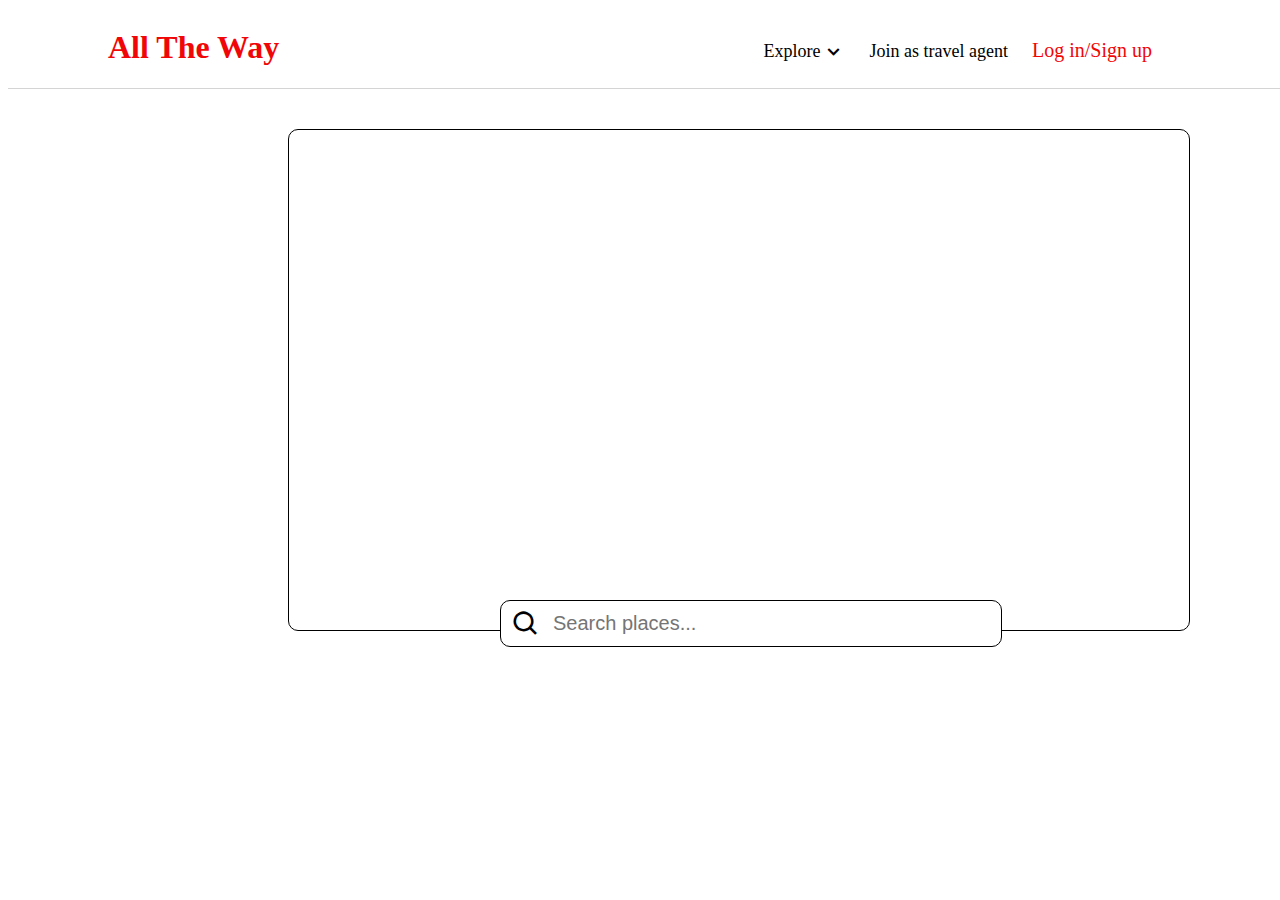
<file: Tourist/pages/index.html>
<!DOCTYPE html>
<html lang="en">
<head>
    <meta charset="UTF-8">
    <meta name="viewport" content="width=device-width, initial-scale=1.0">
    <link href='https://unpkg.com/boxicons@2.1.4/css/boxicons.min.css' rel='stylesheet'>
    <link rel="stylesheet" href="../style/index.css">
    <script type="text/javascript" src="../scripts/login.js"></script>
    <title>All The Way</title>
</head>
<body>
    <div class="NavBar">
        <h1 class="logo">All The Way</h1>
        <nav class="NavPages">
            <a href="#"><b>Explore</b><i class='bx bx-chevron-down'></i></a>
            <a href="#"><b>Join as travel agent</b></a>
            <a href="../pages/login-page.html" class="login-signup-page"><b id="login">Log in/Sign up</b></a>
        </nav>
    </div>
    <div class="travel-pics">
        <img src="../images/baga-sea-beach.jpeg" alt="goa-beach">
        <img src="../images/indian-temple-vrindavan.jpg" alt="vrindavan-temple">
        <img src="../images/Taj-Mahal-Agra-India.jpeg" alt="Aagra-taj-mahal">
    </div>
    <div class="search-box">
        <i class='bx bx-search' ></i>
        <form class="search-box-input">
            <input type="search" placeholder="Search places...">
        </form>
    </div>
</body>
</html>
</file>
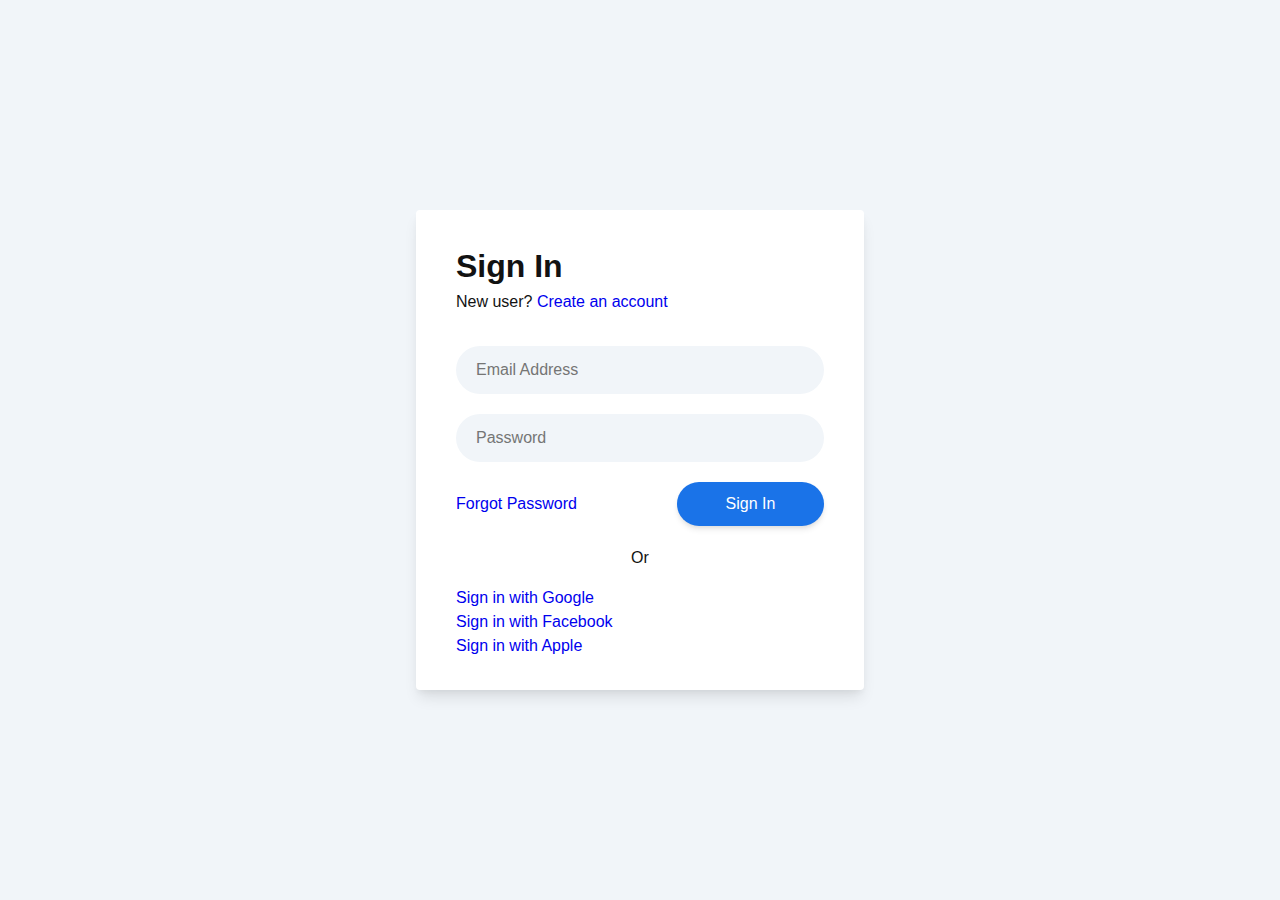
<file: Tourist/pages/login-page.html>
<!DOCTYPE html>
<html lang="en">
<head>
    <meta charset="UTF-8">
    <meta name="viewport" content="width=device-width, initial-scale=1.0">
    <link rel="stylesheet" href="../style/login-page.css">
    <script type="text/javascript" src="../scripts/login.js"></script>
    <title>Login Page</title>
</head>
<body>
    <main class="main">
        <div class="container">
            <section class="wrapper">
                <div class="heading">
                    <h1 class="text text-large">Sign In</h1>
                    <p class="text text-normal">New user? <span><a href="#" class="text text-links">Create an account</a></span>
                    </p>
                </div>
                <form name="signin" class="form">
                    <div class="input-control">
                        <label for="email" class="input-label" hidden>Email Address</label>
                        <input type="email" name="email" id="email" class="input-field" placeholder="Email Address">
                    </div>
                    <div class="input-control">
                        <label for="password" class="input-label" hidden>Password</label>
                        <input type="password" name="password" id="password" class="input-field" placeholder="Password">
                    </div>
                    <div class="input-control">
                        <a href="#" class="text text-links">Forgot Password</a>
                        <input type="submit" name="submit" class="input-submit" value="Sign In" onclick="LoginPage()">
                    </div>
                </form>
                <div class="striped">
                    <span class="striped-line"></span>
                    <span class="striped-text">Or</span>
                    <span class="striped-line"></span>
                </div>
                <div class="method">
                    <div class="method-control">
                        <a href="#" class="method-action">
                            <i class="ion ion-logo-google"></i>
                            <span>Sign in with Google</span>
                        </a>
                    </div>
                    <div class="method-control">
                        <a href="#" class="method-action">
                            <i class="ion ion-logo-facebook"></i>
                            <span>Sign in with Facebook</span>
                        </a>
                    </div>
                    <div class="method-control">
                        <a href="#" class="method-action">
                            <i class="ion ion-logo-apple"></i>
                            <span>Sign in with Apple</span>
                        </a>
                    </div>
                </div>
            </section>
        </div>
    </main>
</body>
</html>
</file>
<file: Tourist/style/index.css>
.NavBar {
    top: 0;
    /* left: 0; */
    width: 100%;
    padding-left: 100px;
    display: flex;
    justify-content: space-between;
    align-items: center;
    z-index: 100;
    border-bottom: 1px solid rgba(0, 0, 0, 0.17);
}

.NavPages a {
    font-size: 18px;
    font-weight: 200;
    margin-right: 20px;
    color: #000000;
    text-decoration: none;
    position: relative;
    right: 200px;
}

.NavBar .logo {
    font-family: Cambria, Cochin, Georgia, Times, 'Times New Roman', serif;
    color: rgb(240, 6, 6);
}

.NavPages .login-signup-page {
    font-family:'Times New Roman', Times, serif ;
    /* font-weight: 100; */
    font-size: 20px;
    color:rgb(240, 6, 6)
}

.NavPages .login-signup-page:hover {
    font-size: 25px;
}

.NavPages i {
    font-size: 25px;
    position: relative;
    top: 5px;
}

.travel-pics {
    position: relative;
    top: 40px;
    left: 280px;
    width: 900px;
    height: 500px;
    border: 1px solid black;
    border-radius: 10px;
}

.travel-pics img {
    width: 900px;
    height: 500px;
    position: absolute;
    animation: slideShow 12s infinite;
    animation-delay: calc(1s * var(--nth-child));
    opacity: 0;
    border-radius: 10px;
}

@keyframes slideShow {
    0%     {opacity: 0;}
    8%     {opacity: 1;}
    33%    {opacity: 1;}
    41%    {opacity: 0;}
    100%   {opacity: 0;}
  }
  
  .travel-pics img:nth-child(1) { --nth-child: 1; }
  .travel-pics img:nth-child(2) { --nth-child: 2; }
  .travel-pics img:nth-child(3) { --nth-child: 3; }

.search-box {
    position: absolute;
    top: 600px;
    left: 500px;
    width: 500px;
    height: 45px;
    display: flex;
    background-color: #fff;
    border: 1px solid black;
    border-radius: 10px;
    align-items: center;
}

.search-box i {
    font-size: 30px;
    padding-left: 10px;
    margin-right: 10px;
}

.search-box .search-box-input input {
    font-size: 20px;
    width: 430px;
    border: none;
}
</file>
<file: Tourist/style/login-page.css>
:root {
	--color-white: #ffffff;
	--color-light: #f1f5f9;
	--color-black: #121212;
	--color-night: #001632;

	--color-red: #f44336;
	--color-blue: #1a73e8;
	--color-gray: #80868b;
	--color-grayish: #dadce0;

	--shadow-normal: 0 1px 3px 0 rgba(0, 0, 0, 0.1),
		0 1px 2px 0 rgba(0, 0, 0, 0.06);
	--shadow-medium: 0 4px 6px -1px rgba(0, 0, 0, 0.1),
		0 2px 4px -1px rgba(0, 0, 0, 0.06);
	--shadow-large: 0 10px 15px -3px rgba(0, 0, 0, 0.1),
		0 4px 6px -2px rgba(0, 0, 0, 0.05);
}

html {
	font-size: 100%;
	font-size-adjust: 100%;
	box-sizing: border-box;
	scroll-behavior: smooth;
}

*,
*::before,
*::after {
	padding: 0;
	margin: 0;
	box-sizing: inherit;
	list-style: none;
	list-style-type: none;
	text-decoration: none;
	-webkit-font-smoothing: antialiased;
	-moz-osx-font-smoothing: grayscale;
	text-rendering: optimizeLegibility;
}

body {
	font-family: "Segoe UI", Tahoma, Geneva, Verdana, sans-serif;
	font-size: 1rem;
	font-weight: normal;
	line-height: 1.5;
	color: var(--color-black);
	background: var(--color-light);
}

a,
button {
	font-family: inherit;
	font-size: inherit;
	line-height: inherit;
	cursor: pointer;
	border: none;
	outline: none;
	background: none;
	text-decoration: none;
}

img {
	display: block;
	width: 100%;
	height: auto;
	object-fit: cover;
}

.container {
	display: flex;
	justify-content: center;
	align-items: center;
	max-width: 80rem;
	min-height: 100vh;
	width: 100%;
	padding: 0 2rem;
	margin: 0 auto;
}

.ion {
	&-logo-apple {
		font-size: 1.65rem;
		line-height: inherit;
		margin-right: 0.5rem;
		color: var(--color-black);
	}
	&-logo-google {
		font-size: 1.65rem;
		line-height: inherit;
		margin-right: 0.5rem;
		color: var(--color-red);
	}
	&-logo-facebook {
		font-size: 1.65rem;
		line-height: inherit;
		margin-right: 0.5rem;
		color: var(--color-blue);
	}
}

.text {
	font-family: inherit;
	line-height: inherit;
	text-transform: unset;
	text-rendering: optimizeLegibility;

	&-large {
		font-size: 2rem;
		font-weight: 600;
		color: var(--color-black);
	}

	&-normal {
		font-size: 1rem;
		font-weight: 400;
		color: var(--color-black);
	}

	&-links {
		font-size: 1rem;
		font-weight: 400;
		color: var(--color-blue);

		&:hover {
			text-decoration: underline;
		}
	}
}

.main {
	.wrapper {
		max-width: 28rem;
		width: 100%;
		margin: 2rem auto;
		padding: 2rem 2.5rem;
		border: none;
		outline: none;
		border-radius: 0.25rem;
		color: var(--color-black);
		background: var(--color-white);
		box-shadow: var(--shadow-large);

		.form {
			width: 100%;
			height: auto;
			margin-top: 2rem;

			.input-control {
				display: flex;
				align-items: center;
				justify-content: space-between;
				margin-bottom: 1.25rem;
			}

			.input-field {
				font-family: inherit;
				font-size: 1rem;
				font-weight: 400;
				line-height: inherit;
				width: 100%;
				height: auto;
				padding: 0.75rem 1.25rem;
				border: none;
				outline: none;
				border-radius: 2rem;
				color: var(--color-black);
				background: var(--color-light);
				text-transform: unset;
				text-rendering: optimizeLegibility;
			}

			.input-submit {
				font-family: inherit;
				font-size: 1rem;
				font-weight: 500;
				line-height: inherit;
				cursor: pointer;
				min-width: 40%;
				height: auto;
				padding: 0.65rem 1.25rem;
				border: none;
				outline: none;
				border-radius: 2rem;
				color: var(--color-white);
				background: var(--color-blue);
				box-shadow: var(--shadow-medium);
				text-transform: capitalize;
				text-rendering: optimizeLegibility;
			}
		}

		.striped {
			display: flex;
			flex-direction: row;
			justify-content: center;
			align-items: center;
			margin: 1rem 0;

			&-line {
				flex: auto;
				flex-basis: auto;
				border: none;
				outline: none;
				height: 2px;
				background: var(--color-grayish);
			}

			&-text {
				font-family: inherit;
				font-size: 1rem;
				font-weight: 500;
				line-height: inherit;
				color: var(--color-black);
				margin: 0 1rem;
			}
		}

		.method {
			&-control {
				margin-bottom: 1rem;
			}

			&-action {
				font-family: inherit;
				font-size: 0.95rem;
				font-weight: 500;
				line-height: inherit;
				display: flex;
				justify-content: center;
				align-items: center;
				width: 100%;
				height: auto;
				padding: 0.35rem 1.25rem;
				outline: none;
				border: 2px solid var(--color-grayish);
				border-radius: 2rem;
				color: var(--color-black);
				background: var(--color-white);
				text-transform: capitalize;
				text-rendering: optimizeLegibility;
				transition: all 0.35s ease;

				&:hover {
					background: var(--color-light);
				}
			}
		}
	}
}
</file>
